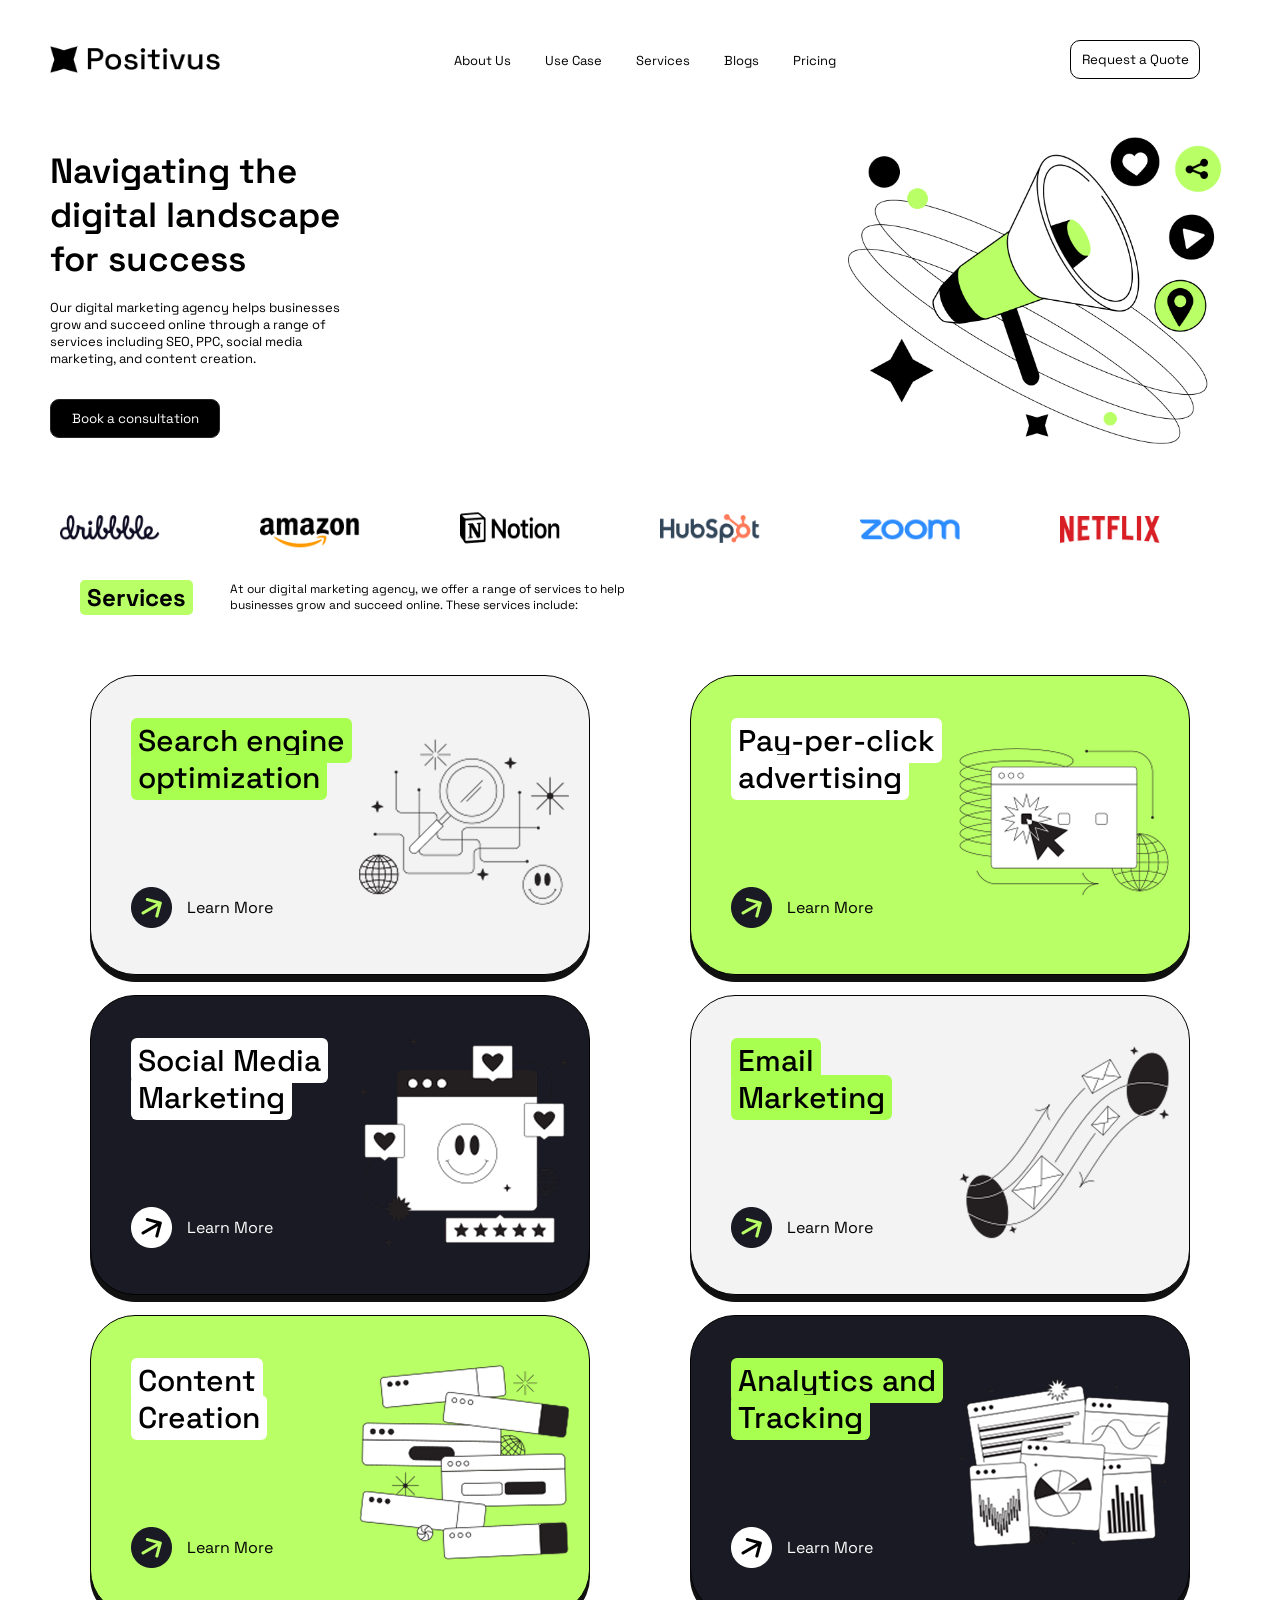
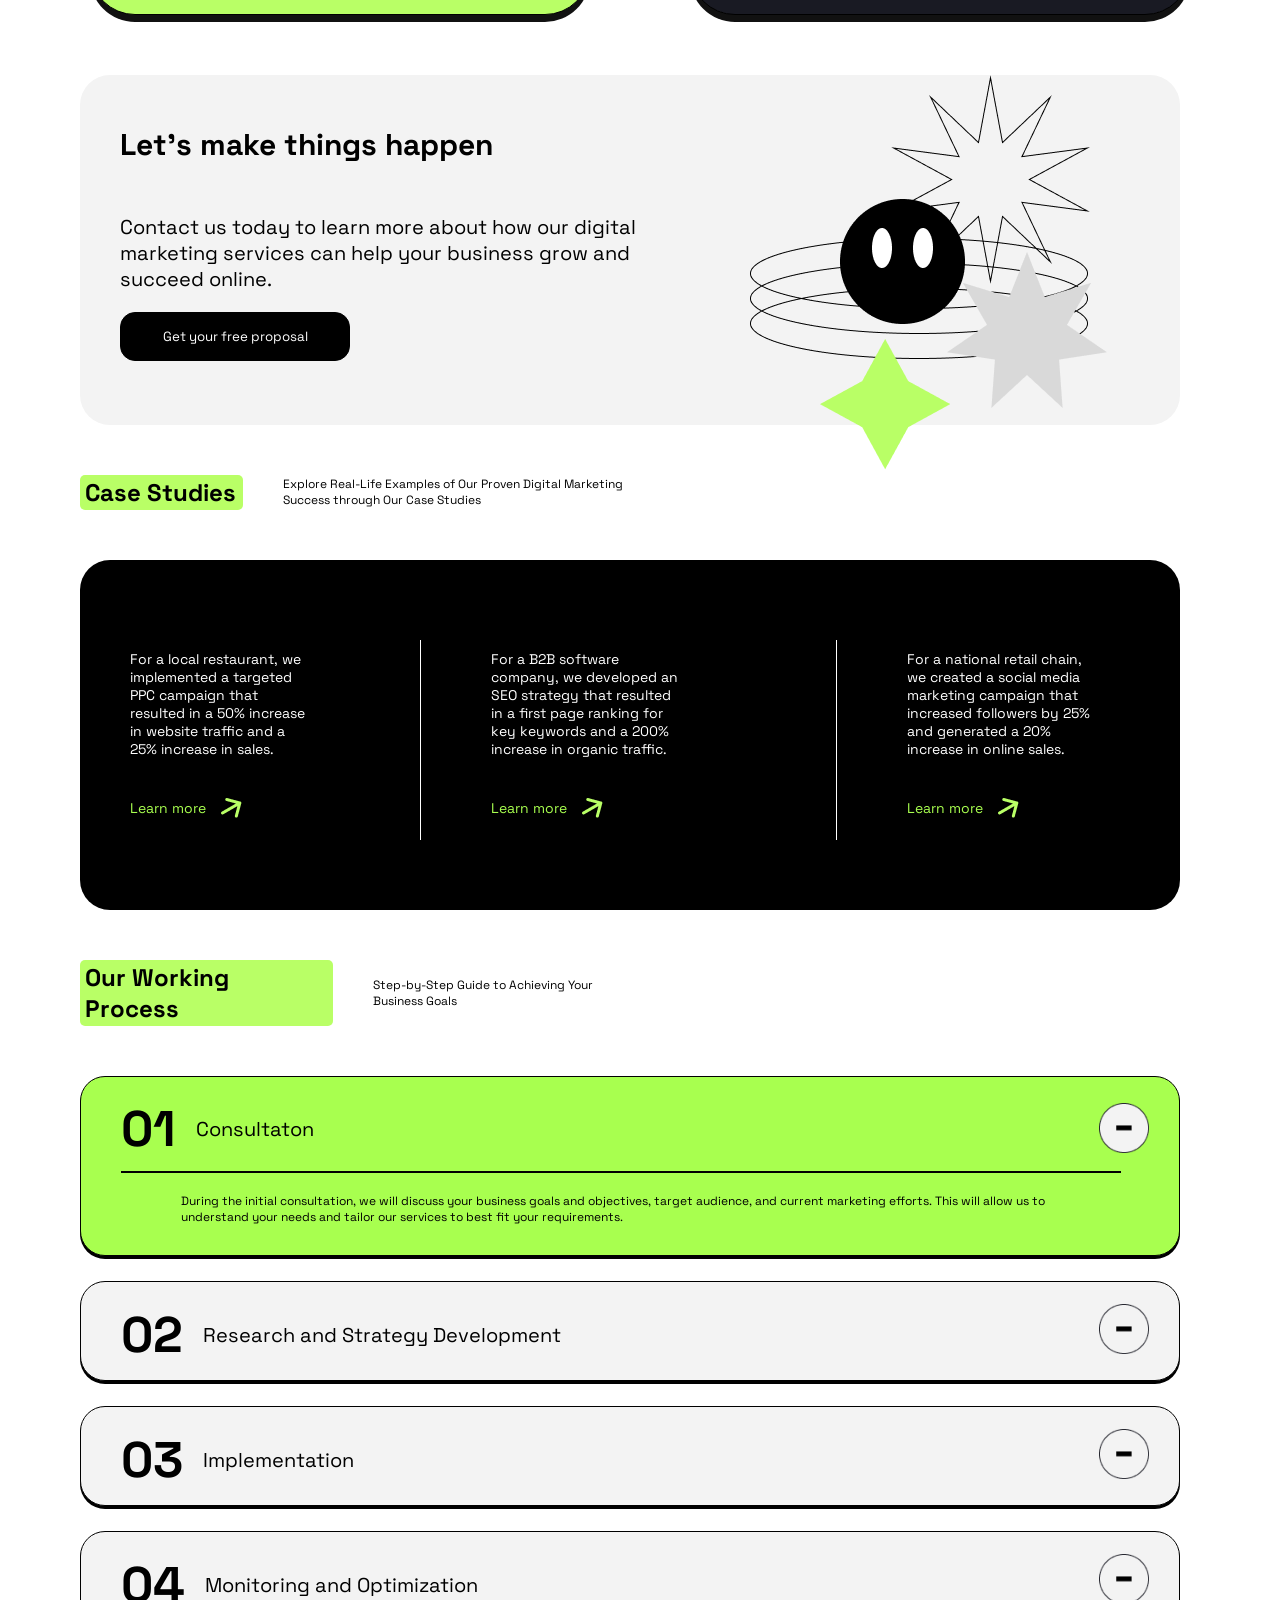
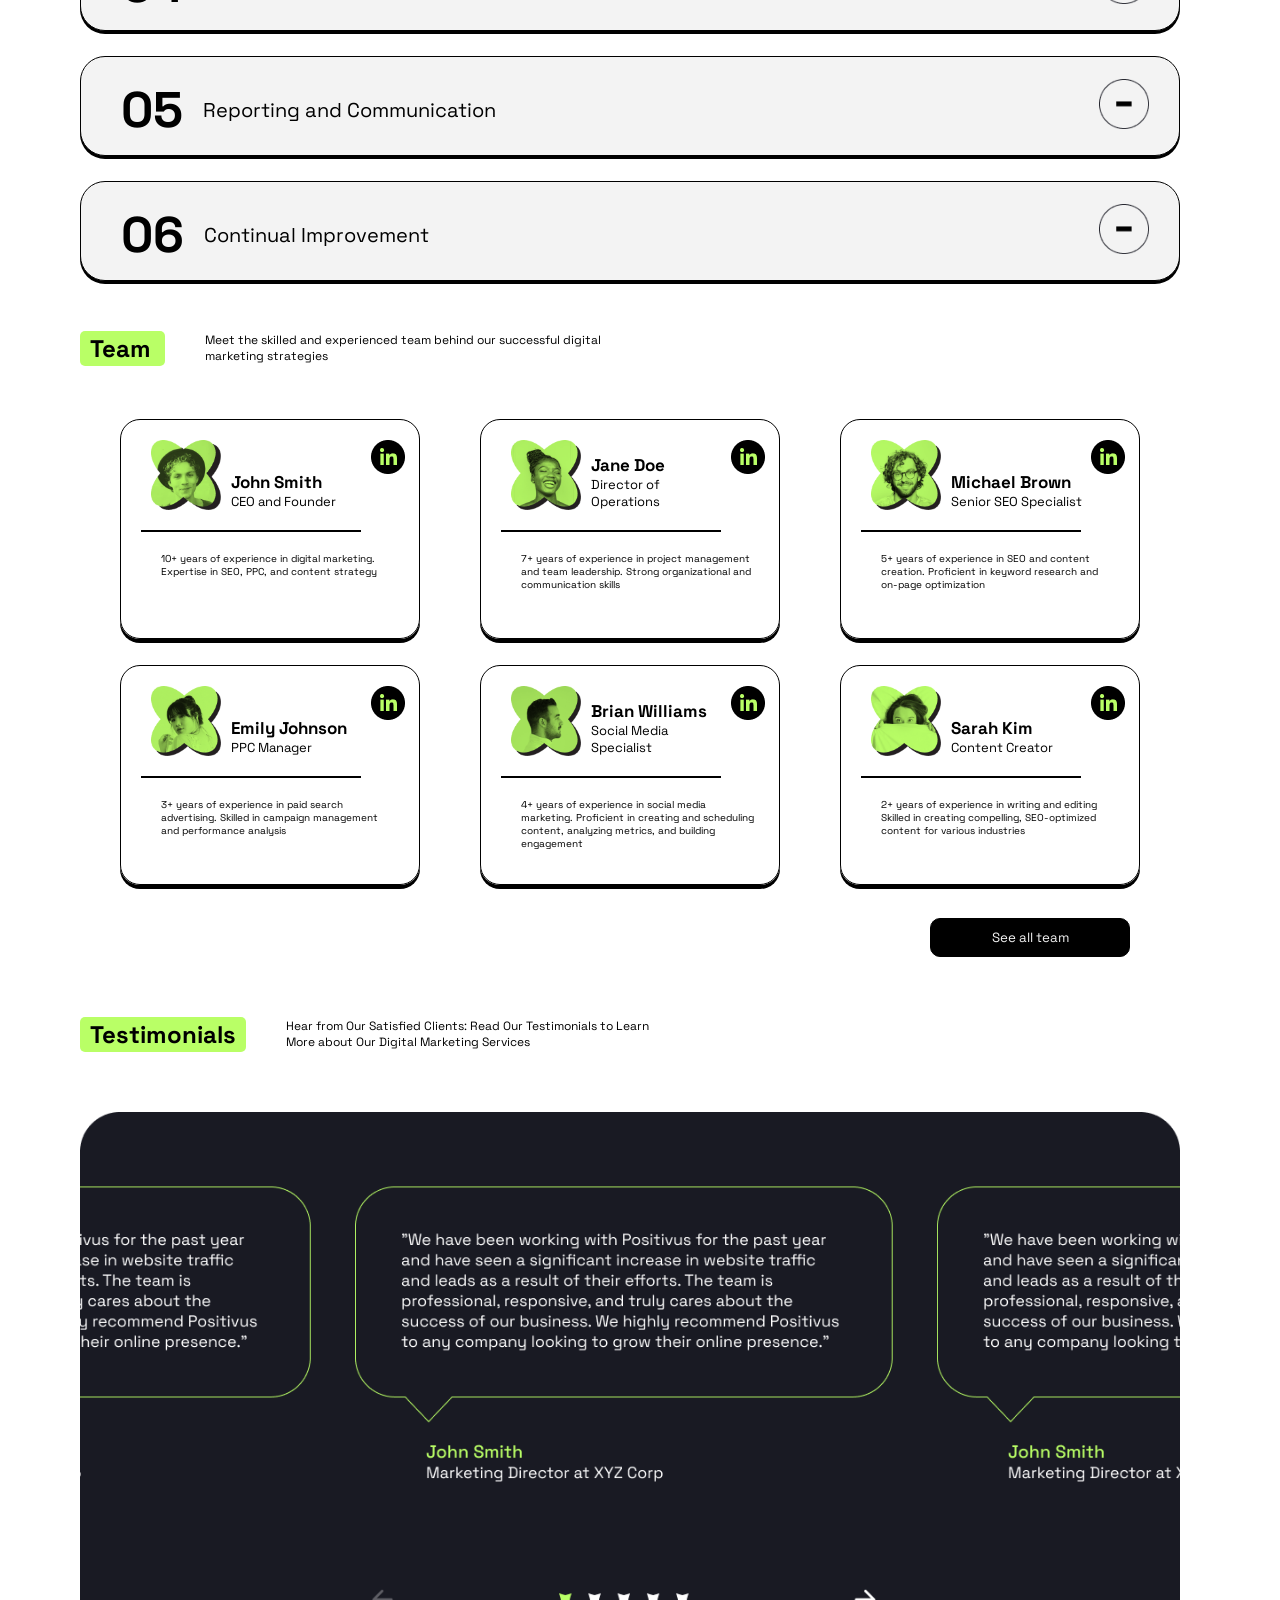
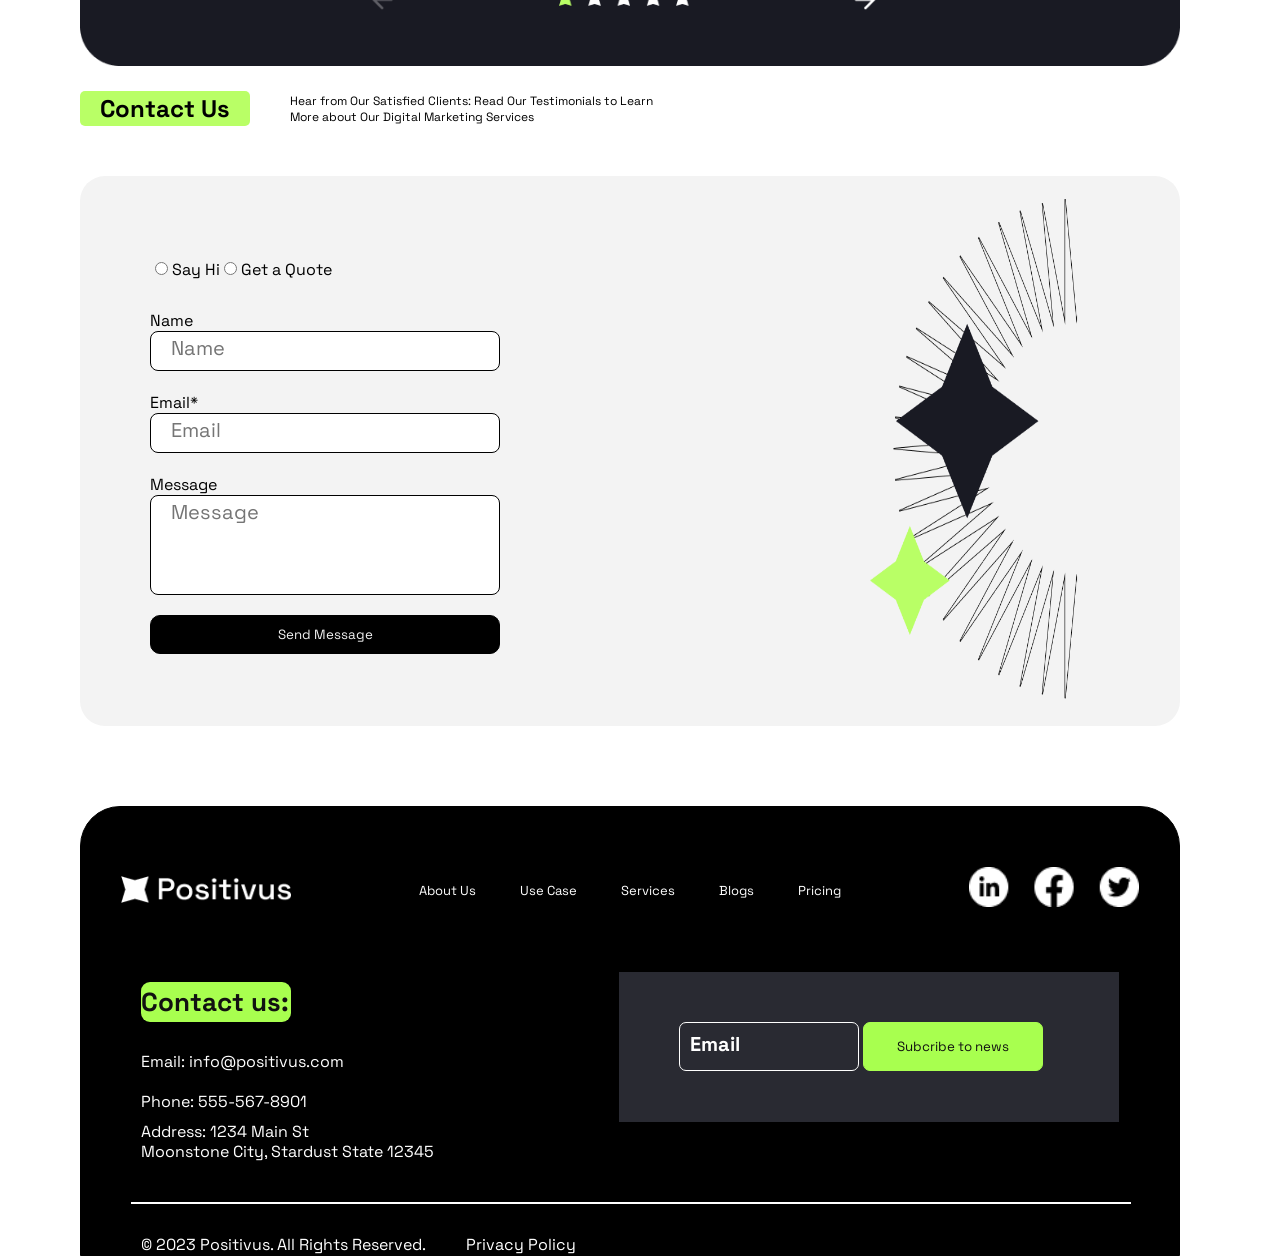
<file: Assignment 03/index.html>
<!DOCTYPE html>
<html lang="en">
<head>
    <meta charset="UTF-8">
    <meta name="viewport" content="width=device-width, initial-scale=1.0">
    <title>Document</title>

    <link rel="stylesheet" href="style.css">

    <link rel="preconnect" href="https://fonts.googleapis.com">
    <link rel="preconnect" href="https://fonts.gstatic.com" crossorigin>
    <link href="https://fonts.googleapis.com/css2?family=Space+Grotesk:wght@300..700&display=swap" rel="stylesheet">    
</head>
<body>

    <!-- nav-bar -->
    <nav class="nav-bar">
        <img src="./Logo.png" alt="">

        <ul>
            <li><a href="#">About Us</a></li>
            <li><a href="#">Use Case</a></li>
            <li><a href="#">Services</a></li>
            <li><a href="#">Blogs</a></li>
            <li><a href="#">Pricing</a></li>
        </ul>
            <button class="btn">Request a Quote</button>
            <div class="nav-menu">
                <img src="./Menu-icon.png" alt="">
            </div>
        </nav>

        <!-- header -->
    <header>
        <div class="text-container">
            <div class="heading">
                <p>Navigating the digital landscape for success</p>
            </div>
            <div class="para">
                <p>Our digital marketing agency helps businesses grow and succeed online through a range of services including SEO, PPC, social media marketing, and content creation.</p>
            </div>
            <button>Book a consultation</button>
        </div>

        <div class="illustration-container">
            <img src="./Illustration.png" alt="">
        </div>

        <div id="header">
            <div id="header-heading"><p>Navigating the digital landscape for success</p></div>
            <div id="header-img"><img src="./Illustration.png" alt=""></div>
            <div id="header-text"><p>Our digital marketing agency helps businesses grow and succeed online through a range of services including SEO, PPC, social media marketing, and content creation.</p></div>
            <button id="header-btn">Book a consultation</button>
        </div>

    </header>

    <!-- company-logos -->
    <div class="company-logos-container">
        <img src="./dribbble.png" alt="">
        <img src="./amazon.png" alt="">
        <img src="./notion.png" alt="">
        <img src="./hubspot.png" alt="">
        <img src="./zoom.png" alt="">
        <img src="./netflix.png" alt="">
    </div>

    <div id="companies">
        <div class="company-row">
            <img src="./dribbble.png" alt="">
            <img src="./amazon.png" alt="">
            <img src="./notion.png" alt="">
        </div>
        <div class="company-row">
            <img src="./hubspot.png" alt="">
            <img src="./zoom.png" alt="">
            <img src="./netflix.png" alt="">
        </div>
    </div>


    <div class="services-container">
        <div class="services-heading">
            <h1>Services</h1>
        </div>
        <div class="services-text">
            <p>At our digital marketing agency, we offer a range of services to help businesses grow and succeed online. These services include:</p>
        </div>
    </div>

    
    <div class="servicesblock-container">
        <div class="card-section">
            <div class="card" id="card1">
                <div class="left">
                    <h1 >
                        <span>Search engine</span><br>
                        <span>optimization</span>
                    </h1>
                    <div class="learn">
                        <img src="card-arrow-Icon1.png" alt="">
                        <a href="#">Learn More</a>
                    </div>
                </div>
                <div class="right">
                    <img src="./card-Illustration1.png" alt="" id="pic1">
                </div>
            </div>

            <div class="card" id="card2">
                <div class="left">
                    <h1 >
                        <span class="sp">Pay-per-click</span><br>
                        <span class="sp">advertising</span>
                    </h1>
                    <div class="learn">
                        <img src="card-arrow-Icon1.png" alt="">
                        <a href="#">Learn More</a>
                    </div>
                </div>
                <div class="right">
                    <img src="./card-illustration2.png" alt="" id="pic1">
                </div>
            </div>
        </div>

        <div class="card-section">
            <div class="card" id="card3">
                <div class="left">
                    <h1 >
                        <span class="sp">Social Media</span><br>
                        <span class="sp">Marketing</span>
                    </h1>
                    <div class="learn">
                        <img src="learn-icon-white.png" alt="">
                        <a href="#" class="l">Learn More</a>
                    </div>
                </div>
                <div class="right">
                    <img src="./card-illustration3.png" alt="" id="pic1">
                </div>
            </div>

            <div class="card" id="card4">
                <div class="left">
                    <h1 >
                        <span>Email</span><br>
                        <span>Marketing</span>
                    </h1>
                    <div class="learn">
                        <img src="card-arrow-Icon1.png" alt="">
                        <a href="#">Learn More</a>
                    </div>
                </div>
                <div class="right">
                    <img src="./card-illustration4.png" alt="" id="pic1">
                </div>
            </div>
        </div>

        <div class="card-section">
            <div class="card" id="card5">
                <div class="left">
                    <h1 >
                        <span class="sp">Content</span><br>
                        <span class="sp">Creation</span>
                    </h1>
                    <div class="learn">
                        <img src="card-arrow-Icon1.png" alt="">
                        <a href="#">Learn More</a>
                    </div>
                </div>
                <div class="right">
                    <img src="./card-illustration5.png" alt="" id="pic1">
                </div>
            </div>
            <div class="card" id="card6">
                <div class="left">
                    <h1 >
                        <span>Analytics and</span><br>
                        <span>Tracking</span>
                    </h1>
                    <div class="learn">
                        <img src="learn-icon-white.png" alt="">
                        <a href="#" class="l">Learn More</a>
                    </div>
                </div>
                <div class="right">
                    <img src="./card-illustration6.png" alt="" id="pic1">
                </div>
            </div>
        </div>
    </div>

    <!-- services-containers-column (for-mobile) -->
    <div id="service-container-column">
        <div class="card-mobile" id="card1">
                <div class="left-mobile">
                    <h1 >
                        <span>Search engine</span><br>
                        <span>optimization</span>
                    </h1>
                    <div class="learn-mobile">
                        <img src="card-arrow-Icon1.png" alt="">
                        <a href="#">Learn More</a>
                    </div>
                </div>
                <div class="right-mobile">
                    <img src="./card-Illustration1.png" alt="" id="pic1">
                </div>
        </div>

        <div class="card-mobile" id="card2" >
                <div class="left-mobile">
                    <h1 >
                        <span class="sp">Pay-per-click</span><br>
                        <span class="sp">advertising</span>
                    </h1>
                    <div class="learn-mobile">
                        <img src="card-arrow-Icon1.png" alt="">
                        <a href="#">Learn More</a>
                    </div>
                </div>
                <div class="right-mobile">
                    <img src="./card-illustration2.png" alt="" id="pic1">
                </div>
        </div>

        <div class="card-mobile" id="card3">
                <div class="left-mobile">
                    <h1 >
                        <span class="sp">Social Media</span><br>
                        <span class="sp">Marketing</span>
                    </h1>
                    <div class="learn-mobile">
                        <img src="learn-icon-white.png" alt="">
                        <a href="#" class="l">Learn More</a>
                    </div>
                </div>
                <div class="right-mobile">
                    <img src="./card-illustration3.png" alt="" id="pic1">
                </div>
        </div>
            
        <div class="card-mobile" id="card4">
                <div class="left-mobile">
                    <h1 >
                        <span>Email</span><br>
                        <span>Marketing</span>
                    </h1>
                    <div class="learn-mobile">
                        <img src="card-arrow-Icon1.png" alt="">
                        <a href="#">Learn More</a>
                    </div>
                </div>
                <div class="right-mobile">
                    <img src="./card-illustration4.png" alt="" id="pic1">
                </div>
            </div>

        <div class="card-mobile" id="card5">
                <div class="left-mobile">
                    <h1 >
                        <span class="sp">Content</span><br>
                        <span class="sp">Creation</span>
                    </h1>
                    <div class="learn-mobile">
                        <img src="card-arrow-Icon1.png" alt="">
                        <a href="#">Learn More</a>
                    </div>
                </div>
                <div class="right-mobile">
                    <img src="./card-illustration5.png" alt="" id="pic1">
                </div>
        </div>
        
        <div class="card-mobile" id="card6">
                <div class="left-mobile">
                    <h1 >
                        <span>Analytics and</span><br>
                        <span>Tracking</span>
                    </h1>
                    <div class="learn-mobile">
                        <img src="learn-icon-white.png" alt="">
                        <a href="#" class="l">Learn More</a>
                    </div>
                </div>
                <div class="right-mobile">
                    <img src="./card-illustration6.png" alt="" id="pic1">
                </div>
        </div>

    </div>

    <div class="proposal-container">
        <div class="proposal-left">
            <div id="proposal-heading">
                <p>Let's make things happen</p>
            </div>
            <div id="proposal-para">
                <p>Contact us today to learn more about how our digital marketing services can help your business grow and succeed online.</p>
            </div>
            <button id="proposal-btn">Get your free proposal</button>
        </div>
        <div class="proposal-right">
            <img src="./proposal.png" alt="">
        </div>
    </div>


    <div class="case-container">
        <div class="case-heading">
            <h1>Case Studies</h1>
        </div>
        <div class="case-text">
            <p>Explore Real-Life Examples of Our Proven Digital Marketing Success through Our Case Studies</p>
        </div>
    </div>


    <div class="case-main-container">
        <div class="cc1">
            <p>For a local restaurant, we implemented a targeted PPC campaign that resulted in a 50% increase in website traffic and a 25% increase in sales.</p>
            <div class="case-learn">
                <a href="#">Learn more</a>
                <img src="./case icon.png" alt="">
            </div>
        </div>
        <hr>
        <div class="cc2">
            <p>For a B2B software company, we developed an SEO strategy that resulted in a first page ranking for key keywords and a 200% increase in organic traffic.</p>
            <div class="case-learn">
                <a href="#">Learn more</a>
                <img src="./case icon.png" alt="">
            </div>
        </div>
        <hr>
        <div class="cc2">
            <p>For a national retail chain, we created a social media marketing campaign that increased followers by 25% and generated a 20% increase in online sales.</p>
            <div class="case-learn">
                <a href="#">Learn more</a>
                <img src="./case icon.png" alt="">
            </div>
        </div>
    </div>

    
    

    <div class="Working-container">
        <div class="working-heading">
            <h1>Our Working Process </h1>
            
        </div>
        <div class="working-text">
            <p>Step-by-Step Guide to Achieving Your Business Goals</p>
        </div>
    </div>

    <!-- working-contaner for mobile -->
     <div class="Working-container-mobile">
        <div class="working-heading">
            <h1 class="wh1">Our Working</h1>
            <h1 class="wh2">Process</h1>
        </div>
        <div class="working-text">
            <p>Step-by-Step Guide to Achieving Your Business Goals</p>
        </div>
    </div>

    <!-- working-main-container -->
    <div class="working-main-container">
        <div class="wc1">
            <div class="content-container">
                <div class="left-content">
                    <h1>01</h1>
                    <p>Consultaton</p>
                </div>
                <div class="right-content">
                    <img src="./Minus icon.png" alt="">
                </div>
            </div>
            <hr>
            <p class="wp">During the initial consultation, we will discuss your business goals and objectives, target audience, and current marketing efforts. This will allow us to understand your needs and tailor our services to best fit your requirements.</p>
        </div>
        <div class="wc2">
            <div class="content-container2">
                <div class="left-content">
                    <h1>02</h1>
                    <p class="p">Research and Strategy Development</p>
                </div>
                <div class="right-content">
                    <img src="./Minus icon.png" alt="">
                </div>
            </div>
        </div>
        <div class="wc2">
            <div class="content-container2">
                <div class="left-content">
                    <h1>03</h1>
                    <p>Implementation</p>
                </div>
                <div class="right-content">
                    <img src="./Minus icon.png" alt="">
                </div>
            </div>
        </div>
        <div class="wc2">
            <div class="content-container2">
                <div class="left-content">
                    <h1>04</h1>
                    <p>Monitoring and Optimization</p>
                </div>
                <div class="right-content">
                    <img src="./Minus icon.png" alt="">
                </div>
            </div>
        </div>
        <div class="wc2">
            <div class="content-container2">
                <div class="left-content">
                    <h1>05</h1>
                    <p>Reporting and Communication</p>
                </div>
                <div class="right-content">
                    <img src="./Minus icon.png" alt="">
                </div>
            </div>
        </div>
        <div class="wc2">
            <div class="content-container2">
                <div class="left-content">
                    <h1>06</h1>
                    <p>Continual Improvement</p>
                </div>
                <div class="right-content">
                    <img src="./Minus icon.png" alt="">
                </div>
            </div>
        </div>
    </div>


    <div class="team-container">
        <div class="team-heading">
            <h1>Team</h1>
        </div>
        <div class="team-text">
            <p>Meet the skilled and experienced team behind our successful digital marketing strategies</p>
        </div>
    </div>

    <div class="team-main-container">
        <div class="team-container1">
            <div class="tc1">
                <div class="tc1-top">
                    <div class="top-right">
                        <img src="./team-pic1.png" alt="">
                        <p>
                            <span>John Smith</span><br />
                            CEO and Founder
                        </p>
                    </div>
                    <div class="top-left">
                        <img src="./in.png" alt="">
                    </div>
                </div>
                <hr>
                <div class="tc1-bottom">
                    10+ years of experience in digital marketing. Expertise in SEO, PPC, and content strategy
                </div>
            </div>
            <div class="tc1">
                <div class="tc1-top">
                    <div class="top-right">
                        <img src="./team-pic2.png" alt="">
                        <p>
                            <span>Jane Doe</span><br />
                            Director of Operations
                        </p>
                    </div>
                    <div class="top-left">
                        <img src="./in.png" alt="">
                    </div>
                </div>
                <hr>
                <div class="tc1-bottom">
                    7+ years of experience in project management and team leadership. Strong organizational and communication skills
                </div>
            </div>
            <div class="tc1">
                <div class="tc1-top">
                    <div class="top-right">
                        <img src="./team-pic3.png" alt="">
                        <p>
                            <span>Michael Brown</span><br />
                            Senior SEO Specialist
                        </p>
                    </div>
                    <div class="top-left">
                        <img src="./in.png" alt="">
                    </div>
                </div>
                <hr>
                <div class="tc1-bottom">
                    5+ years of experience in SEO and content creation. Proficient in keyword research and on-page optimization
                </div>
            </div>
        </div>
        <div class="team-container1">
            <div class="tc1">
                <div class="tc1-top">
                    <div class="top-right">
                        <img src="./team-pic4.png" alt="">
                        <p>
                            <span>Emily Johnson</span><br />
                            PPC Manager
                        </p>
                    </div>
                    <div class="top-left">
                        <img src="./in.png" alt="">
                    </div>
                </div>
                <hr>
                <div class="tc1-bottom">
                    3+ years of experience in paid search advertising. Skilled in campaign management and performance analysis
                </div>
            </div>
            <div class="tc1">
                <div class="tc1-top">
                    <div class="top-right">
                        <img src="./team-pic5.png" alt="">
                        <p>
                            <span>Brian Williams</span><br />
                            Social Media Specialist
                        </p>
                    </div>
                    <div class="top-left">
                        <img src="./in.png" alt="">
                    </div>
                </div>
                <hr>
                <div class="tc1-bottom">
                    4+ years of experience in social media marketing. Proficient in creating and scheduling content, analyzing metrics, and building engagement
                </div>
            </div>
            <div class="tc1">
                <div class="tc1-top">
                    <div class="top-right">
                        <img src="./team-pic6.png" alt="">
                        <p>
                            <span>Sarah Kim</span><br />
                            Content Creator
                        </p>
                    </div>
                    <div class="top-left">
                        <img src="./in.png" alt="">
                    </div>
                </div>
                <hr>
                <div class="tc1-bottom">
                    2+ years of experience in writing and editing Skilled in creating compelling, SEO-optimized content for various industries
                </div>
            </div>
        </div>
    </div>

    <button id="btn-alone">See all team</button>


    <div class="testimonial-container">
        <div class="testimonial-heading">
            <h1>Testimonials</h1>
        </div>
        <div class="testimonial-text">
            <p>Hear from Our Satisfied Clients: Read Our Testimonials to Learn More about Our Digital Marketing Services</p>
        </div>
    </div>

    <div class="testimonial-main-container">
        <img src="./Testimonials block.png" alt="">
    </div>


    <div class="contact-container">
        <div class="contact-heading">
            <h1>Contact Us</h1>
        </div>
        <div class="contact-text">
            <p>Hear from Our Satisfied Clients: Read Our Testimonials to Learn More about Our Digital Marketing Services</p>
        </div>
    </div>

    <div class="form-container">
        <div class="form-left">
            <div class="form"></div>
            <form action="" >
                <div class="radio-btn">
                    <input type="radio" name="this" class="custom-radio"> 
                    <label for="">Say Hi</label>
                    <input type="radio" name="this" class="custom-radio"> 
                    <label for="">Get a Quote</label>
                </div>

                <div class="form-data">
                    <label for="">Name</label>
                    <input type="text" placeholder="Name">
                    <br />
                    <br />
                    <label for="">Email*</label>
                    <input type="email" placeholder="Email">
                    <br />
                    <br />
                    <label for="">Message</label>
                    <input for="" type="text" id="message" placeholder="Message"> 
                    
                    <button class="send-message-btn">Send Message</button>
                </div>
            </form>
        </div>
        <div class="form-right">
            <img src="./form-container-Illustration.png" alt="">
        </div>
    </div>

    <!-- footer -->
    
        <div class="footer-container">
            <div class="footer-nav">
                <img src="./Footer-logo.png" alt="">
            <ul>
                <li><a href="#">About Us</a></li>
                <li><a href="#">Use Case</a></li>
                <li><a href="#">Services</a></li>
                <li><a href="#">Blogs</a></li>
                <li><a href="#">Pricing</a></li>
            </ul>

            <div id="Footer-Icons">
                <img src="./footer-Icons.png" alt="">
            </div>
        </div>

        <div class="footer-contact-us">
            <div class="footer-left">
                <div class="footer-heading">
                    <h1>Contact us:</h1>
                </div>
                <div class="footer-text">
                    <p>Email: info@positivus.com</p>
                    <p>Phone: 555-567-8901</p>
                    <p id="p">Address: 1234 Main St <br />Moonstone City, Stardust State 12345</p>
                </div>
            </div>
            <div class="footer-right">
                <input type="text" placeholder="Email">
                <button>Subcribe to news</button>
            </div>
        </div>
        <hr>
        <div class="footer-reference">
            <div class="footer-reference-left">
                <p>© 2023 Positivus. All Rights Reserved.</p>
            </div>
            <div class="footer-reference-right">
                <p>Privacy Policy</p>
            </div>
        </div>
    </div>

    <!-- footer-mobile -->
     <footer>
        <div class="footer-mobile-nav">
                <img src="./Footer-logo.png" alt="">
                <ul>
                    <li><a href="#">About Us</a></li>
                    <li><a href="#">Use Case</a></li>
                    <li><a href="#">Services</a></li>
                    <li><a href="#">Blogs</a></li>
                    <li><a href="#">Pricing</a></li>
                </ul>
        </div>

        <div class="footer-contact-us">
            <div class="footer-left">
                <div class="footer-heading">
                    <h1>Contact us:</h1>
                </div>
                <div class="footer-text">
                    <p>Email: info@positivus.com</p>
                    <p>Phone: 555-567-8901</p>
                    <p id="p">Address: 1234 Main St Moonstone City,<br /> Stardust State 12345</p>
                </div>
            </div> 

        </div>

        <div class="footer-img">
            <div class="input">
                <input type="text" placeholder="Email">
            </div>
            <div class="btn-footer">
                <button >Subcribe to news</button>
            </div>
        </div>

        <div id="Footer-Icons">
            <img src="./footer-Icons.png" alt="">
        </div>
        <hr>
        <div class="footer-reference">
            <div class="footer-reference-left">
                <p>© 2023 Positivus. All Rights Reserved.</p>
            </div>
            <div class="footer-reference-right">
                <p>Privacy Policy</p>
            </div>
        </div>
     </footer>
     
    
    
</body>
</html>
</file>
<file: Assignment 03/style.css>
*{
    margin: 0%;
    padding: 0%;
    box-sizing: border-box;
    font-family: "Space Grotesk", sans-serif;

}
.nav-bar img{
    width: 170px;
}
.nav-bar{
    display: flex;
    justify-content: space-between;
    align-items: center;
    margin: 40px 50px 50px;
    width: 1150px;
}
.nav-bar ul li{
    list-style-type: none;
    display: inline;
    padding: 0px 15px;
}
.nav-bar ul li a{
    text-decoration: none;
    color: black;
    font-size: 13px;
}
.nav-bar .btn{
    width: 130px;
    border: 1px solid black;
    background-color: white;
    border-radius: 10px;
    padding: 10px 10px;
}
.nav-menu{
    display: none;
}

/* header */
#header{
    display: none;
}

.text-container{
    width: 531px;
    margin: 20px 50px;
}
header .text-container .heading p{
    width: 300px;
    height: 150px;
    text-align: left;
    font-size: 35px;
    font-weight: 600;
}
header .text-container .para{
    width: 300px;
    height: 100px;
    text-align: left;
    font-size: 13px;
}
header .text-container button{
    width: 170px;
    border: 1px solid rgb(37, 35, 35);
    background-color: black;
    color: white;
    border-radius: 9px;
    padding: 10px 10px;
}
.illustration-container img{
    width: 500px;
    padding: 0px 50px;
}

header{
    display: flex;
    justify-content: space-between;
}

/* company-logos */
#companies{
    display: none;
}
.company-logos-container{
    width: 500px;
    display: flex;
    justify-content: space-evenly;
    gap: 100px;
    margin: 30px 60px ;

}
.company-logos-container img{
    width: 100px;
    
}

/* service-container */
.services-container{
    width: 550px;
    display: flex;
    justify-content: space-between;
    gap: 5px;
    margin:0px 80px;
    align-items: center;
}
.services-container .services-text{
   font-size: 12px;
   width: 400px;

}
.services-container .services-heading{
   font-size: 12px;
   background-color: #B9FF66;
   padding: 2px 7px;
   border-radius: 5px;
}

#service-container-column{
    display: none;
}
.servicesblock-container{
    width: auto;
    margin: 60px 30px;
}

.servicesblock-container .card-section{
    width: 1200px;
    margin: 20px 10px 2px;

}

.card-section .card{
    width: 500px;
    height: 300px;
    border: 1px solid black;
    border-radius: 45px;
    box-shadow: 0 7px 0 #111;
}
.card-section{
    display: flex;
    justify-content:space-around;
    gap: 0px;
    

}

#card1{
    background-color: #F3F3F3;
    display: flex;
    align-items: center;
    justify-content: space-between;
    padding: 20px;
}
.left{
    width: 60%;
    margin-left: 20px;
}
.left h1{
    font-size: 30px;
    line-height: 1.25;
    font-weight: 500;
}
.left h1 span{
    background-color: #a8ff4f;
    padding: 3px 7px;
    border-radius: 6px;
}
.learn{
    display: flex;
    align-items: center;
    margin-top: 90px;
    gap: 15px;
}
.learn a{
    text-decoration: none;
    color: black;
}
#card2{
    background-color: #B9FF66;
    display: flex;
    align-items: center;
    justify-content: space-between;
    padding: 20px;
}
.left{
    width: 60%;
    margin-left: 20px;
}
.left h1{
    font-size: 30px;
    line-height: 1.25;
    font-weight: 500;
}
.left h1 .sp{
    background-color: white;
    padding: 3px 7px;
    border-radius: 6px;
}
.learn{
    display: flex;
    align-items: center;
    margin-top: 90px;
    gap: 15px;
}
.learn a{
    text-decoration: none;
    color: black;
}
#card3{
    background-color: #191A23;
    display: flex;
    align-items: center;
    justify-content: space-between;
    padding: 20px;
}
.left{
    width: 60%;
    margin-left: 20px;
}
.left h1{
    font-size: 30px;
    line-height: 1.25;
    font-weight: 500;
}
.left h1 .sp{
    background-color: white;
    padding: 3px 7px;
    border-radius: 6px;
}
.learn{
    display: flex;
    align-items: center;
    margin-top: 90px;
    gap: 15px;
}
.learn .l{
    text-decoration: none;
    color: white;
}
#card4{
    background-color: #F3F3F3;
    display: flex;
    align-items: center;
    justify-content: space-between;
    padding: 20px;
}
.left{
    width: 60%;
    margin-left: 20px;
}
.left h1{
    font-size: 30px;
    line-height: 1.25;
    font-weight: 500;
}
.left h1 span{
    background-color: #a8ff4f;
    padding: 3px 7px;
    border-radius: 6px;
}
.learn{
    display: flex;
    align-items: center;
    margin-top: 90px;
    gap: 15px;
}
.learn a{
    text-decoration: none;
    color: black;
}
#card5{
    background-color: #B9FF66;
    display: flex;
    align-items: center;
    justify-content: space-between;
    padding: 20px;
}
.left{
    width: 60%;
    margin-left: 20px;
}
.left h1{
    font-size: 30px;
    line-height: 1.25;
    font-weight: 500;
}
.left h1 .sp{
    background-color: white;
    padding: 3px 7px;
    border-radius: 6px;
}
.learn{
    display: flex;
    align-items: center;
    margin-top: 90px;
    gap: 15px;
}
.learn a{
    text-decoration: none;
    color: black;
}

#card6{
    background-color: #191A23;
    display: flex;
    align-items: center;
    justify-content: space-between;
    padding: 20px;
}
.left{
    width: 60%;
    margin-left: 20px;
}
.left h1{
    font-size: 30px;
    line-height: 1.25;
    font-weight: 500;
}
.left h1 span{
    background-color: #a8ff4f;
    padding: 3px 7px;
    border-radius: 6px;
}
.learn{
    display: flex;
    align-items: center;
    margin-top: 90px;
    gap: 15px;
}
.learn .l{
    text-decoration: none;
    color: white;
}

.proposal-container{
    width: 1100px;
    height: 350px;
    background-color: #F3F3F3;
    margin: 50px 80px;
    border: 1px solid none;
    border-radius: 30px;
    display: flex;
    justify-content: space-between;
    gap: 70px;
}
.proposal-container #proposal-heading{
    font-weight: 700;
    font-size: 30px;
    padding: 50px 0px 0px 40px;
}
.proposal-container #proposal-para{
    width: 600px;
    font-size: 20px;
    padding: 50px 0px 0px 40px;
}
.proposal-container #proposal-btn{
    width: 230px;
    padding: 15px 20px;
    margin: 20px 40px;
    background-color: black;
    color: white;
    border: 1px solid black;
    border-radius: 15px;
}

.case-container{
    width: 550px;
    display: flex;
    justify-content: space-between;
    gap: 40px;
    margin:0px 80px;
    align-items: center;
}
.case-container .case-heading{
    font-size: 12px;
    background-color: #B9FF66;
    padding: 2px 5px;
    width: 230px;
    border-radius: 5px;
}
.case-container .case-text{
    font-size: 12px;
    width: 500px;
}

.case-main-container{
    width: 1100px;
    height: 350px;
    background-color: black;
    margin: 50px 80px;
    border: 1px solid none;
    border-radius: 30px;
    display: flex;
    justify-content: space-between;
    gap: 70px;
    color: #FFFFFF;
}

.cc1{
    padding: 90px 40px 0px 50px;
    font-size: 14px;
    font-weight: 10px;
}
.cc2{
    padding: 90px 80px 0px 0px;
    font-size: 14px;
    font-weight: 10px;
}
.case-main-container hr{
    height: 200px;
    border: none;
    border-right: 1px solid #FFFFFF;
    margin: 80px 0px 80px;
}
.case-learn{
    display: flex;
    align-items: center;
    margin-top: 40px;
    gap: 15px;
}
.case-learn a{
    text-decoration: none;
    color: #a8ff4f;
}




.Working-container{
    width: 550px;
    display: flex;
    justify-content: space-between;
    gap: 40px;
    margin:0px 80px;
    align-items: center;
}
.Working-container .working-heading{
    font-size: 12px;
    background-color: #B9FF66;
    padding: 2px 5px;
    width: 300px;
    border-radius: 5px;
}
.Working-container .working-text{
    font-size: 12px;
}
.Working-container-mobile{
    display: none;
}

.working-main-container{
    width: 100px;
    margin: 50px 80px;
}
.working-main-container .wc1{
    width: 1100px;
    height: 180px;
    background-color: #a8ff4f;
    margin: 25px 0px;
    box-shadow: 0 3px 0 black;
    border: 1px solid black;
    border-radius: 25px;
}
.working-main-container .wc2{
    width: 1100px;
    height: 100px;
    background-color: #F3F3F3;
    margin: 25px 0px;
    box-shadow: 0 3px 0 black;
    border: 1px solid black;
    border-radius: 25px;
}

.content-container .left-content{
    width: 100px;
    display: flex;
    justify-content: space-around;
    gap: 0px;
    align-items: center;
}
.content-container .left-content h1{
    font-size: 50px;
}
.content-container .left-content p{
    font-size: 20px;
    padding: 0px 20px 0px;
}

.content-container{
    display: flex;
    justify-content: space-between;
    /* gap: 880px; */
    align-items: center;
    margin: 20px 40px 10px;
}
.content-container .right-content{
    width: 10px;
    margin: 5px 30px 1px 0px;
    
}
.content-container .right-content img{
    width: 50px;
}
.wc1 hr{
    width: 1000px;
    margin: 1px 40px 0px;
    border: 1px solid black;
}
.wc1 p{
    font-size: 12px;
    padding: 20px 100px 0px;
}

.content-container2 .left-content{
    width: 470px;
    display: flex;
    align-items: center;

}
.content-container2 .left-content h1{
    font-size: 50px;
    
}
.content-container2 .left-content p{
    font-size: 20px;
    padding: 0px 20px 0px;
}

.content-container2{
    display: flex;
    justify-content: space-between;
    align-items: center;
    margin: 20px 40px 10px;
}
.content-container2 .right-content{
    width: 10px;
    margin: 2px 30px 10px 0px;
    
}
.content-container2 .right-content img{
    width: 50px;
}

.team-container{
    width: 550px;
    display: flex;
    justify-content: space-between;
    gap: 40px;
    margin:0px 80px 50px;
    align-items: center;
}
.team-container .team-heading{
    font-size: 12px;
    background-color: #B9FF66;
    padding: 2px 10px;
    width: 100px;
    border-radius: 5px;
}
.team-container .team-text{
    font-size: 12px;
}

.team-main-container{
    width: 1000px;
    margin: 5px 80px;
}
.team-main-container .team-container1{
    width: 1000px;
    display: flex;
    justify-content: space-between;
    margin:20px 10px;
}
.tc1{
    width: 300px;
    height: 220px;
    border: 1px solid black;
    border-radius: 20px;
    box-shadow: 0px 4px 0px black;
    margin: 3px 30px;
}

.tc1-top{
    width: 100px;
    display: flex;
    justify-content: space-between;
    padding: 20px 0px 20px 30px;
}
.top-right{
    display: flex;
    justify-content: space-between;
    align-items: flex-end;
    gap: 10px;
}
.top-right img{
    width: 70px;
    height: 70px;
}
.top-right p{
    font-size: 13px;
    width: 140px;
}
.top-right p span{
    font-weight: bold;
    font-size: 17px;
}

.tc1 hr{
    border: 1px solid black;
    width: 220px;
    margin: 0px 20px;
}
.tc1-bottom{
    width: 300px;
    font-size: 10px;
    padding: 20px 25px 30px 40px;
}

#btn-alone{
    width: 200px;
    background-color: black;
    color: #F3F3F3;
    border: 1px solid black;
    border-radius: 10px;
    padding: 10px 15px;
    margin: 10px 0px 10px 930px;
}


.testimonial-container{
    width: 550px;
    display: flex;
    justify-content: space-between;
    gap: 40px;
    margin:0px 80px 50px;
    align-items: center;
}
.testimonial-container .testimonial-heading{
    font-size: 12px;
    background-color: #B9FF66;
    padding: 2px 10px;
    width: 170px;
    border-radius: 5px;
}
.testimonial-container .testimonial-text p{
    font-size: 12px;
    width: 390px;
}

.testimonial-container img{
    width: 1100px;
}
.testimonial-container{
    margin: 50px 80px;
}

.testimonial-main-container img{
    width: 1100px;
    margin: 10px 80px 20px;
}


.contact-container{
    width: 600px;
    display: flex;
    justify-content: space-between;
    gap: 40px;
    margin:0px 80px 50px;
    align-items: center;
}
.contact-container .contact-heading{
    font-size: 12px;
    background-color: #B9FF66;
    padding: 2px 20px;
    width: 170px;
    border-radius: 5px;
}
.contact-container .contact-text p{
    font-size: 12px;
    width: 390px;
}


.form-container{
    width: 1100px;
    height: 550px;
    border-radius: 25px;
    background-color: #F3F3F3;
    display: flex;
    justify-content: space-between;
    align-items: center;
    gap: 550px;
    margin-left: 80px;
    margin-bottom: 80px;
}
.form-right img{
    width: 390px;
    height: 500px;
}

.send-message-btn{
    width: 350px;
    background-color: black;
    padding: 10px 10px;
    color: #F3F3F3;
    border: 1px solid black;
    border-radius: 10px;
    margin-top: 20px;
}

.form-left{
    width: 100px;
    margin: 40px 70px ;
}
.radio-btn{
    width: 500px;
    margin: 10px 0px 30px 5px;
}
input [type="radio"]{
    accent-color: #B9FF66;
}

.form-data input{
    width: 350px;
    height: 40px;
    border: 1px solid black;
    border-radius: 8px;
    padding-left:20px ;
}
#message{
    width: 350px;
    height: 100px;
    padding: 0px 0px 60px 20px;
}
input::placeholder{
    font-size: 20px;
}
.footer-container input::placeholder{
    color: white;
}
input[type="radio"]:checked{
    transform: scale(1.9);
    accent-color: #a8ff4f;
    margin-left: 5px;
}


.footer-container{
    width: 1100px;
    height: 450px;
    background-color: black;
    margin: 0px 80px;
    border: 1px solid black;
    border-radius: 40px 40px 0px 0px;
}

.footer-nav img{
    width: 170px;
}
.footer-nav{
    display: flex;
    justify-content: space-between;
    align-items: center;
    margin: 60px 40px;
}
.footer-nav ul li{
    list-style-type: none;
    display: inline;
    padding: 0px 20px;
}
.footer-nav ul li a{
    text-decoration: none;
    color: white;
    font-size: 13px;
}
.footer-contact-us{
    color: white;
    display: flex;
    justify-content: space-between;
}
.footer-contact-us .footer-heading{
    width: 150px;
    background-color: #a8ff4f;
    color: #111;
    border: 1px solid none;
    border-radius: 9px;
    font-size: 13px;
}
.footer-left{
    margin: 10px 60px;
    line-height: 40px;
}
.footer-text{
    margin-top: 20px;
}
.footer-text #p{
    line-height: 20px;
}
.footer-right{
    width: 500px;
    height: 150px;
    background-color: #292A32;
    padding: 50px 60px;
    margin-right: 60px;
}
.footer-right button{
    width: 180px;
    color: #111;
    background-color: #a8ff4f;
    border: 1px solid #a8ff4f;
    border-radius: 7px;
    padding: 15px 10px;
}
.footer-right input{
    width: 180px;
    border: 1px solid white;
    border-radius: 7px;
    padding: 15px 10px;
    color: #FFFFFF;
    font-weight: bolder;
    background-color: #292A32;
}

.footer-container hr{
    border: 1px solid white;
    width: 1000px;
    margin: 30px 50px;
}
.footer-reference{
    width: 1000px;
    color: white;
    display: flex;
    gap: 40px;
    margin: 0px 60px;
}

button{
    cursor: pointer;
    max-width: 1000px;
}
footer{
    display: none;
}


@media screen and (max-width: 360px){

/* ****************nav-bar************* */
.nav-bar{
    display: flex;
    justify-content: space-between;
    gap: 200px;
    align-items: center;
    margin: 40px 50px 50px;
    width: 1200px;
}
.nav-bar img{
    width: 1200px;
}
.nav-bar .nav-menu{
    width: 1000px;
    height: 100px;
    display: inline;
}
.nav-bar .nav-menu img{
    width: 80px;
    height: 100px;
    margin-left: 240px;
}

.nav-bar ul li{
    display: none;
}

.nav-bar .btn{
    display: none;
}

/* ************* header ************ */
.text-container{
    display: none;
}
.illustration-container img{
    display: none;
}

header{
    width: 1200px;
    height: 1600px;
    margin: 20px 30px;
}
#header{
    width: 1100px;
    height: 1500px;
    display: block;
    margin: 20px 40px;
}
#header #header-heading{
    width: 1000px;
    height: 200px;
    margin: 40px;
    padding: 20px 30px;

}
#header #header-heading p{
    width: 800px;
    text-align: left;
    font-size: 75px;
    font-weight: 600;
}
#header #header-img{
    width: 1000px;
    padding: 90px 120px 20px;
}
#header #header-img img{
    width: 800px;
}
#header #header-text{
    width: 1000px;
    height: 300px;
    margin: 20px 50px;
    padding: 20px 5px;
}
#header #header-text p{
    width: 1000px;
    text-align: left;
    font-size: 40px;
}
#header #header-btn{
    width: 1000px;
    border: 1px solid rgb(37, 35, 35);
    background-color: black;
    color: white;
    border-radius: 15px;
    padding: 30px 15px;
    margin: 0px 50px 10px;
    font-size: 40px;
}


/* **************company-logos*************** */
.company-logos-container{
    display: none;
}

#companies{
    width: 1200px;
    display: block;
    margin: 10px 40px;
}
#companies .company-row{
    width: 1100px;
    display: flex;
    justify-content: space-between;
    margin: 20px 40px;
}
#companies .company-row img{
    width: 250px;
}

/* **************Service-Info************** */
.services-container{
    width: 1100px;
    display: block;
    margin: 80px 90px 20px;
}
.services-container .services-heading{
    width: 350px;
    margin: 20px 350px;
    font-size: 40px;
    background-color: #B9FF66;
    border-radius: 20px;
}
.services-container .services-heading h1{
    padding: 5px 9px;
}
.services-container .services-text{
    width: 900px;
    margin: 10px 80px;
    font-size: 35px;
}
.services-container .services-text p{
    padding: 5px 10px;
    text-align: center;

}

/* ****services-block***** */
.servicesblock-container{
    display: none;
}
#service-container-column{
    width: 1200px;
    height: 4600px;
    display: block;
    margin: 20px 30px;
}

#service-container-column .card-mobile{
    width: 1000px;
    height: 700px;
    border: 2px solid black;
    border-radius: 45px;
    box-shadow: 0 20px 0 #111;
    margin: 60px 100px;
}
#service-container-column .card-mobile #card1{
    background-color: antiquewhite;
    display: flex;
    align-items: center;
    justify-content: space-between;
    padding: 20px;
}

.left-mobile{
    width: 60%;
    margin-left: 20px;
}
.left-mobile h1{
    width: 400px;
    font-size: 55px;
    line-height: 1.25;
    font-weight: 500;
    margin-top: 120px;

}
.left-mobile h1 span{
    background-color: #a8ff4f;
    padding: 3px 7px;
    border-radius: 6px;
}
#card2 .left-mobile h1 span{
    background-color: white;
}
#card3 .left-mobile h1 span{
    background-color: white;
}
#card5 .left-mobile h1 span{
    background-color: white;
}

.card-mobile .learn-mobile{
    width: 350px;
    height: 100px;
    display: flex;
    align-items: center;
    margin-top: 200px;
    gap: 15px;
}
.card-mobile .learn-mobile img{
    width: 80px;
}
.card-mobile .learn-mobile a{
    text-decoration: none;
    color: black;
    font-size: 40px;
}
#card3 .learn-mobile a{
    color: white;
}
#card6 .learn-mobile a{
    color: white;
}

.card-mobile .right-mobile{
    width: 700px;
    height: 400px;
    margin-top: 50px;
}
.card-mobile .right-mobile img{
    width: 500px;
}


/* ************Proposal************ */
.proposal-container{
    width: 1100px;
    height: 700px;
    background-color: #F3F3F3;
    margin: 50px 80px;
    border: 1px solid none;
    border-radius: 30px;
}
.proposal-container #proposal-heading{
    width: 1000px;
    height: 200px;
    font-weight: 700;
    font-size: 70px;
    text-align: center;
    margin: 50px 50px 10px;
}
.proposal-container #proposal-para{
    /* background-color: antiquewhite; */
    width: 1000px;
    font-size: 40px;
    text-align: center;
    margin: 10px 50px 30px;
}
.proposal-container #proposal-btn{
    width: 500px;
    padding: 40px 20px;
    margin: 40px 320px;
    font-size: 30px;
    background-color: black;
    color: white;
    border: 1px solid black;
    border-radius: 15px;
}
.proposal-container .proposal-right{
    display: none;
}


/* *************case-container***************8 */

.case-container{
    width: 1100px;
    display: block;
    margin: 80px 90px 20px;
}
.case-container .case-heading{
    width: 550px;
    margin: 20px 250px;
    font-size: 40px;
    background-color: #B9FF66;
    border-radius: 20px;
}
.case-container .case-heading h1{
    padding: 5px 9px;
}
.case-container .case-text{
    width: 900px;
    margin: 10px 80px;
    font-size: 35px;
}
.case-container .case-text p{
    padding: 5px 10px;
    text-align: center;
}

/* **************case-container************* */
.case-main-container{
    width: 1100px;
    height: 700px;
    background-color: white;
    margin: 50px 80px;
    border: 1px solid none;
    border-radius: 30px;
    display: flex;
    justify-content: space-between;
    gap: 70px;
    color: #FFFFFF;
    overflow: hidden;
    overflow-x: scroll;
}

.cc1{
    width: 2000px;
    height: 700px;
    background-color: black;
    font-size: 14px;
    font-weight: 10px;
    border: 1px solid black;
    border-radius: 35px;
}
.cc1 p{
    font-size: 45px;
    margin-bottom: 0px;
    width: 800px;
} 

.cc2{
    width: 1000px;
    height: 700px;
    background-color: black;
    font-size: 14px;
    font-weight: 10px;
    border: 1px solid black;
    border-radius: 35px;
}
.cc2 p{
    font-size: 45px;
    margin-bottom: 0px;
    padding-left: 40px;
    width: 800px;
}
.case-main-container hr{
    display: none;
}
.case-learn{
    display: flex;
    align-items: center;
    gap: 30px;
    margin: 150px 60px;
}
.case-learn a{
    text-decoration: none;
    color: #a8ff4f;
    font-size: 50px;
}
.case-learn img{
    width: 40px;
}


/* ***********working-container*********** */
.Working-container{
    display: none;
}
.Working-container-mobile{
    width: 1100px;
    display: block;
    margin: 80px 90px 20px;
}
.Working-container-mobile .working-heading .wh1{
    width: 450px;
    margin: 20px 350px;
    font-size: 70px;
    text-align: center;
    background-color: #B9FF66;
    border-radius: 20px;
    padding: 5px 9px;
}
.Working-container-mobile .working-heading .wh2{
    width: 300px;
    margin: 20px 420px;
    font-size: 70px;
    text-align: center;
    background-color: #B9FF66;
    border-radius: 20px;
    padding: 5px 9px;
}
.Working-container-mobile .working-text{
    width: 900px;
    margin: 10px 80px;
    font-size: 35px;
}
.Working-container-mobile .working-text{
    padding: 5px 10px;
    text-align: center;
}

/* **************Working-main-container************** */
.working-main-container{
    width: 1100px;
    margin: 50px 80px;
}
.working-main-container .wc1{
    width: 1000px;
    height: 200px;
    background-color: #F3F3F3;
    margin: 25px 50px;
    box-shadow: 0 3px 0 black;
    border: 1px solid black;
    border-radius: 25px;
}
.working-main-container .wc2{
    width: 1000px;
    height: 200px;
    background-color: #F3F3F3;
    margin: 25px 50px;
    box-shadow: 0 3px 0 black;
    border: 1px solid black;
    border-radius: 25px;
}

.content-container .left-content{
    width: 300px;
    display: flex;
    align-items: center;
    gap: 30px;
}
.content-container .left-content h1{
    font-size: 70px;
}
.content-container .left-content p{
    font-size: 50px;
    padding: 0px px 0px;
}

.content-container{
    display: flex;
    align-items: center;
    margin: 20px 40px 10px;
}
.content-container .right-content{
    width: 10px;
    margin: 25px 100px 1px 0px;
    
}
.content-container .right-content img{
    width: 100px;
}
.wc1 hr{
    display: none;
}
.wc1 p{
    font-size: 12px;
    padding: 20px 100px 0px;
}
.wc1 .wp{
    display: none;
}

.content-container2 .left-content{
    width: 700px;
    display: flex;
    align-items: center;
    gap: 25px;
}
.content-container2 .left-content h1{
    font-size: 70px;
    
}
.content-container2 .left-content p{
    font-size: 50px;
}

.content-container2{
    display: flex;
    justify-content: space-between;
    align-items: center;
    margin: 50px 40px 10px;
}
.content-container2 .right-content{
    width: 10px;
    margin: 2px 100px 10px 40px;
    
}
.content-container2 .right-content img{
    width: 100px;
}

/* ***************team*************** */
.team-container{
    width: 1100px;
    display: block;
    margin: 80px 90px 20px;
}
.team-container .team-heading{
    width: 250px;
    margin: 20px 400px;
    font-size: 40px;
    background-color: #B9FF66;
    border-radius: 20px;
}
.team-container .team-heading h1{
    padding: 5px 9px;
}
.team-container .team-text{
    width: 900px;
    margin: 10px 80px;
    font-size: 35px;
}
.team-container .team-text p{
    padding: 5px 10px;
    text-align: center;
}

/* **********team-main-container************ */
.team-main-container{
    width: 1000px;
    margin: 100px 120px;
}
.team-main-container .team-container1{
    width: 900px;
    display: block;
    margin:0px 50px;
}
.tc1{
    width: 800px;
    height: 500px;
    border: 2px solid black;
    border-radius: 20px;
    box-shadow: 0px 8px 0px black;
    margin: 60px 50px;
}

.tc1-top{
    width: 800px;
    display: flex;
    justify-content: space-between;
    padding: 20px 0px 20px 30px;
}
.top-right{
    display: flex;
    justify-content: space-between;
    align-items: flex-end;
    gap: 20px;
}
.top-right img{
    width: 200px;
    height: 150px;
}
.top-right p{
    font-size: 40px;
    width: 440px;
}
.top-right p span{
    font-weight: bold;
    font-size: 50px;
}
.top-left img{
    width: 70px;
    margin-right: 50px;
}

.tc1 hr{
    border: 1px solid black;
    width: 700px;
    margin: 0px 40px;
}
.tc1-bottom{
    width: 700px;
    margin: 10px 50px 10px;
    font-size: 37px; 
    padding: 20px 25px 30px 40px;
}

/* ***********alone-btn************ */
#btn-alone{
    width: 700px;
    background-color: black;
    color: #F3F3F3;
    border: 1px solid black;
    border-radius: 30px;
    padding: 25px 10px;
    margin: 10px 270px;
    font-size: 60px;
}

/* ************testimonial-container************** */
.testimonial-container{
    width: 1100px;
    display: block;
    margin: 80px 90px 20px;
}
.testimonial-container .testimonial-heading{
    width: 550px;
    margin: 20px 260px;
    font-size: 40px;
    background-color: #B9FF66;
    border-radius: 20px;
}
.testimonial-container .testimonial-heading h1{
    /* padding: 5px 9px; */
}
.testimonial-container .testimonial-text{
    width: 900px;
    margin: 10px 80px;
}
.testimonial-container .testimonial-text p{
    padding: 5px 10px;
    text-align: center;
    font-size: 35px;
    width: 900px;
}

/* ***********testimonial-main-container************* */
.testimonial-main-container{
    width: 1100px;
    height: 1500px;
    margin: 20px 80px;
    overflow: hidden;
    overflow-x: auto;
    border: 1px solid none;
    border-radius: 90px;
}
.testimonial-main-container img{
    width: 3000px;
    height: 1500px;
}

/* **************contact-container*********** */
.contact-container{
    width: 1100px;
    display: block;
    margin: 80px 90px 20px;
}
.contact-container .contact-heading{
    width: 500px;
    margin: 20px 300px;
    font-size: 40px;
    background-color: #B9FF66;
    border-radius: 20px;
}
.contact-container .contact-heading h1{
    padding: 5px 9px;
}
.contact-container .contact-text{
    width: 900px;
    margin: 10px 80px;
    
}
.contact-container .contact-text p{
    padding: 5px 10px;
    text-align: center;
    font-size: 35px;
    width: 900px;
}


/* **********form-container********** */
.form-container{
    width: 1000px;
    height: 1100px;
    border-radius: 25px;
    background-color: #F3F3F3;
    margin: 80px 120px;
}
.form-right img{
    display: none;
}

.send-message-btn{
    width: 700px;
    background-color: black;
    padding: 20px 10px;
    color: #F3F3F3;
    border: 1px solid black;
    border-radius: 30px;
    margin: 50px 0px 0px;
    font-size: 40px;
}

.form-left{
    margin: 0px 90px;
    padding-left: 60px;
}
.radio-btn{
    width: 700px;
    height: 80px;
    font-size: 50px;
}

.custom-radio{
    appearance: none;
    height: 50px;
    width: 50px;
    border: 3px solid black;
    border-radius: 50%;
    margin: 0px 20px;
    accent-color: #B9FF66;
}
.custom-radio:checked{
    background-color: #B9FF66;
    outline: 3px solid #B9FF66;
    outline-offset: 3px;
    appearance: none;
    height: 30px;
    width: 30px;
    border: 3px solid #B9FF66;
    border-radius: 50%;

}
.form-container input::placeholder{
    font-size: 40px;
}

.form-data input{
    width: 700px;
    height: 90px;
    border: 1px solid black;
    border-radius: 8px;
    padding-left:20px ;
}

.form-data label{
    font-size: 50px;
}
#message{
    width: 700px;
    height: 200px;
    padding: 0px 0px 60px 20px;
}


/* *************footer******************** */
.footer-container{
    display: none;
}
footer{
    display: block;
}

footer{
    width:1100px;
    height: 1800px;
    background-color: black;
    margin: 20px 80px 0px;
    border: 1px solid #111;
    border-radius: 50px 50px 0px 0px;
}
footer .footer-mobile-nav{
    width: 800px;
    height: 500px;
    margin: 10px 90PX 10px;
    padding: 20px 150px;
}
footer img{
    width: 400px;
    margin-bottom: 40px;
    margin-left: 120px;
    margin-top: 70px;
}
footer ul{
    margin-left: 220px;
}
footer ul li{
    list-style-type: none;
}
footer ul li a{
    color: white;
    font-size: 40px;
    text-decoration: none;
}

footer .footer-contact-us{
    width: 900px;
    height: 500px;
    margin: 20px 90px;
}
footer .footer-contact-us .footer-heading{
    margin-left: 220px;
    margin-top: 40px;
    width: 350px;
    height: 60px;
}
footer .footer-contact-us .footer-heading h1{
    font-size: 60px;
    padding: 10px 5px;
}
footer .footer-contact-us .footer-text{
    font-size: 40px;
    padding: 10px 10px;
}
footer .footer-contact-us .footer-text p{
    line-height: 80px;
    text-align: center;
}
footer .footer-contact-us .footer-text #p{
    line-height: 50px;
}
footer .footer-img {
    width: 900px;
    height: 400px;
    margin: 20px 90px;
    background-color: #292A32;
    padding: 90px;
    display: block;

}
footer .footer-img input{
    width: 500px;
    height: 100px;
    border: 1px solid #F3F3F3;
    border-radius: 40px;
    background-color: #292A32;
    margin: 10px 120px 20px;
}
footer input::placeholder{
    font-size: 40px;
    color: white;
    padding-left:40px;
    padding-top: 40px;
}
footer .footer-img button{
    width: 500px;
    height: 100px;
    background-color: #a8ff4f;
    border: 1px solid #a8ff4f;
    border-radius: 40px;
    color: black;
    font-size: 40px;
    margin: 10px 120px 20px;
}


footer #Footer-Icons img{
    width: 400px;
    margin: 30px 300px;
}
footer hr{
    width: 800px;
    margin: 10px 80px;
}
footer .footer-reference{
    display: block;
    text-align: center;
    font-size: 40px;
    margin: 40px 0px;
}


}
</file>
